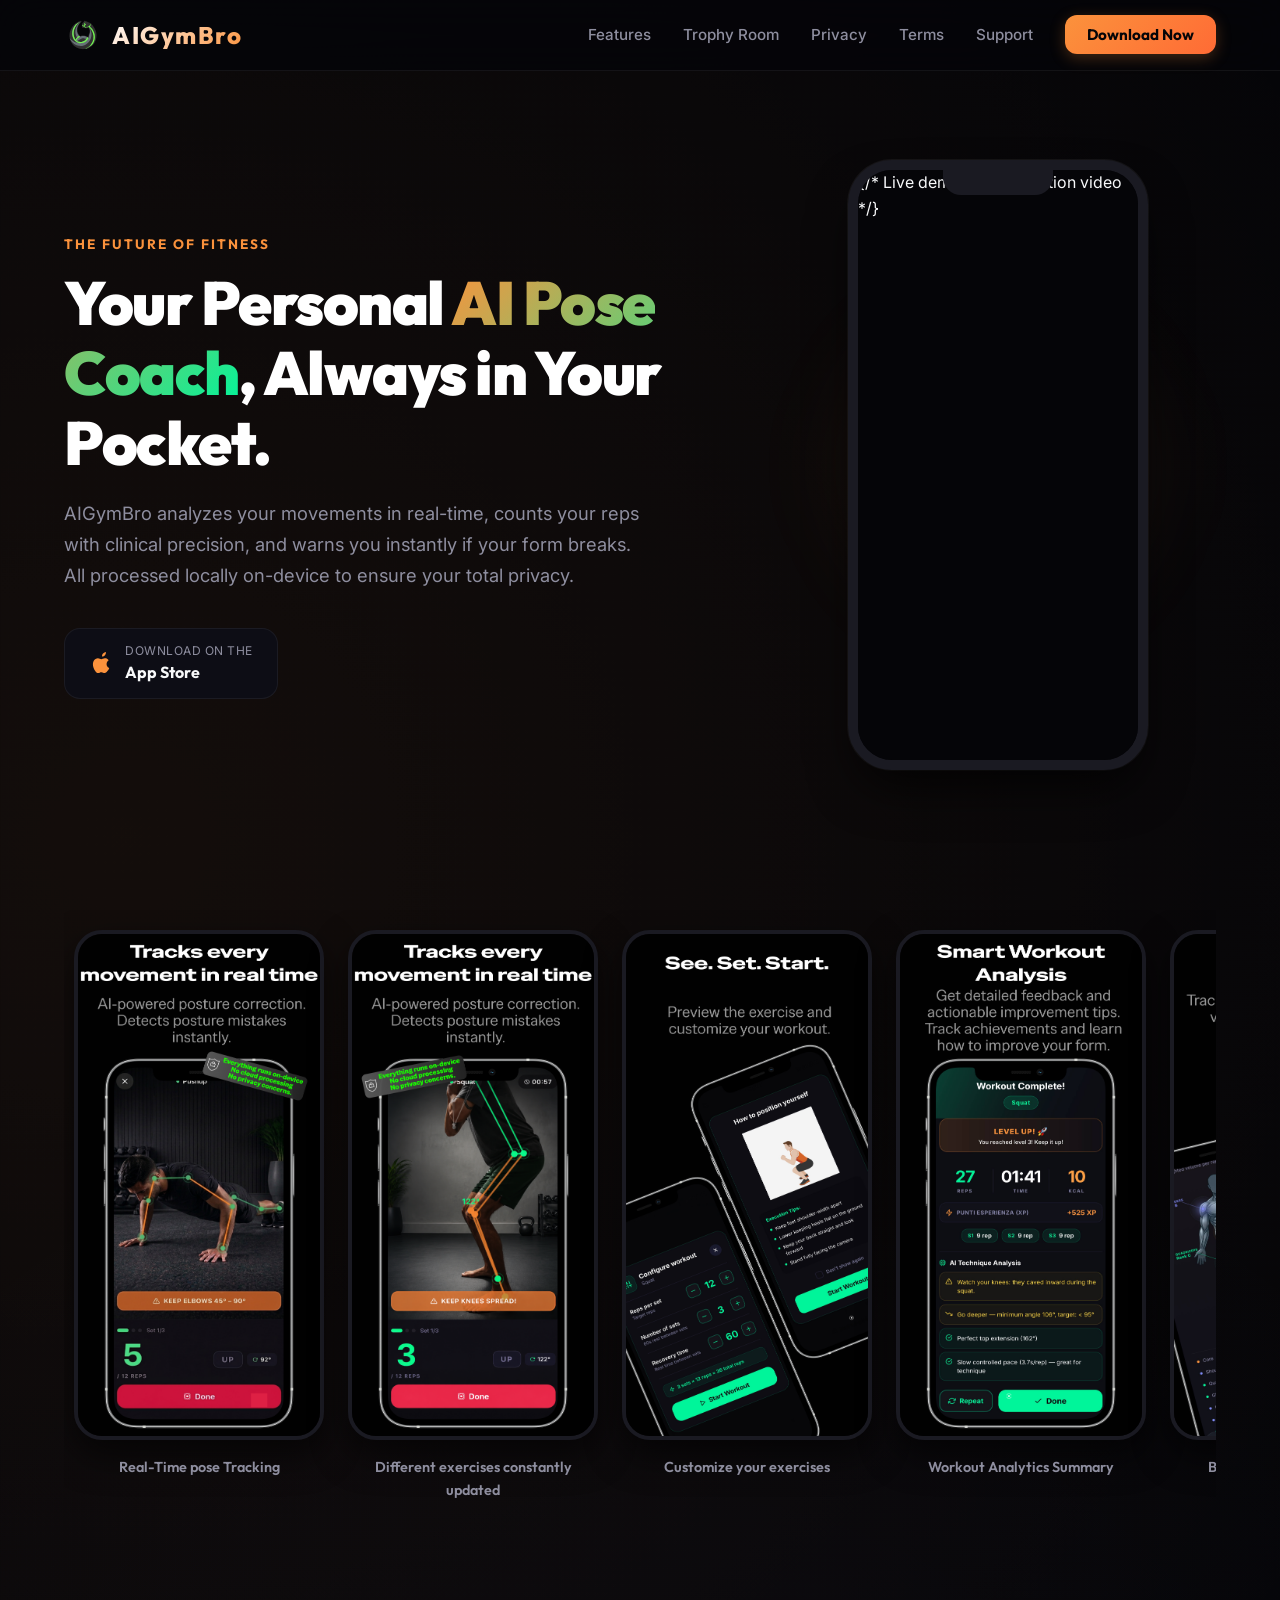
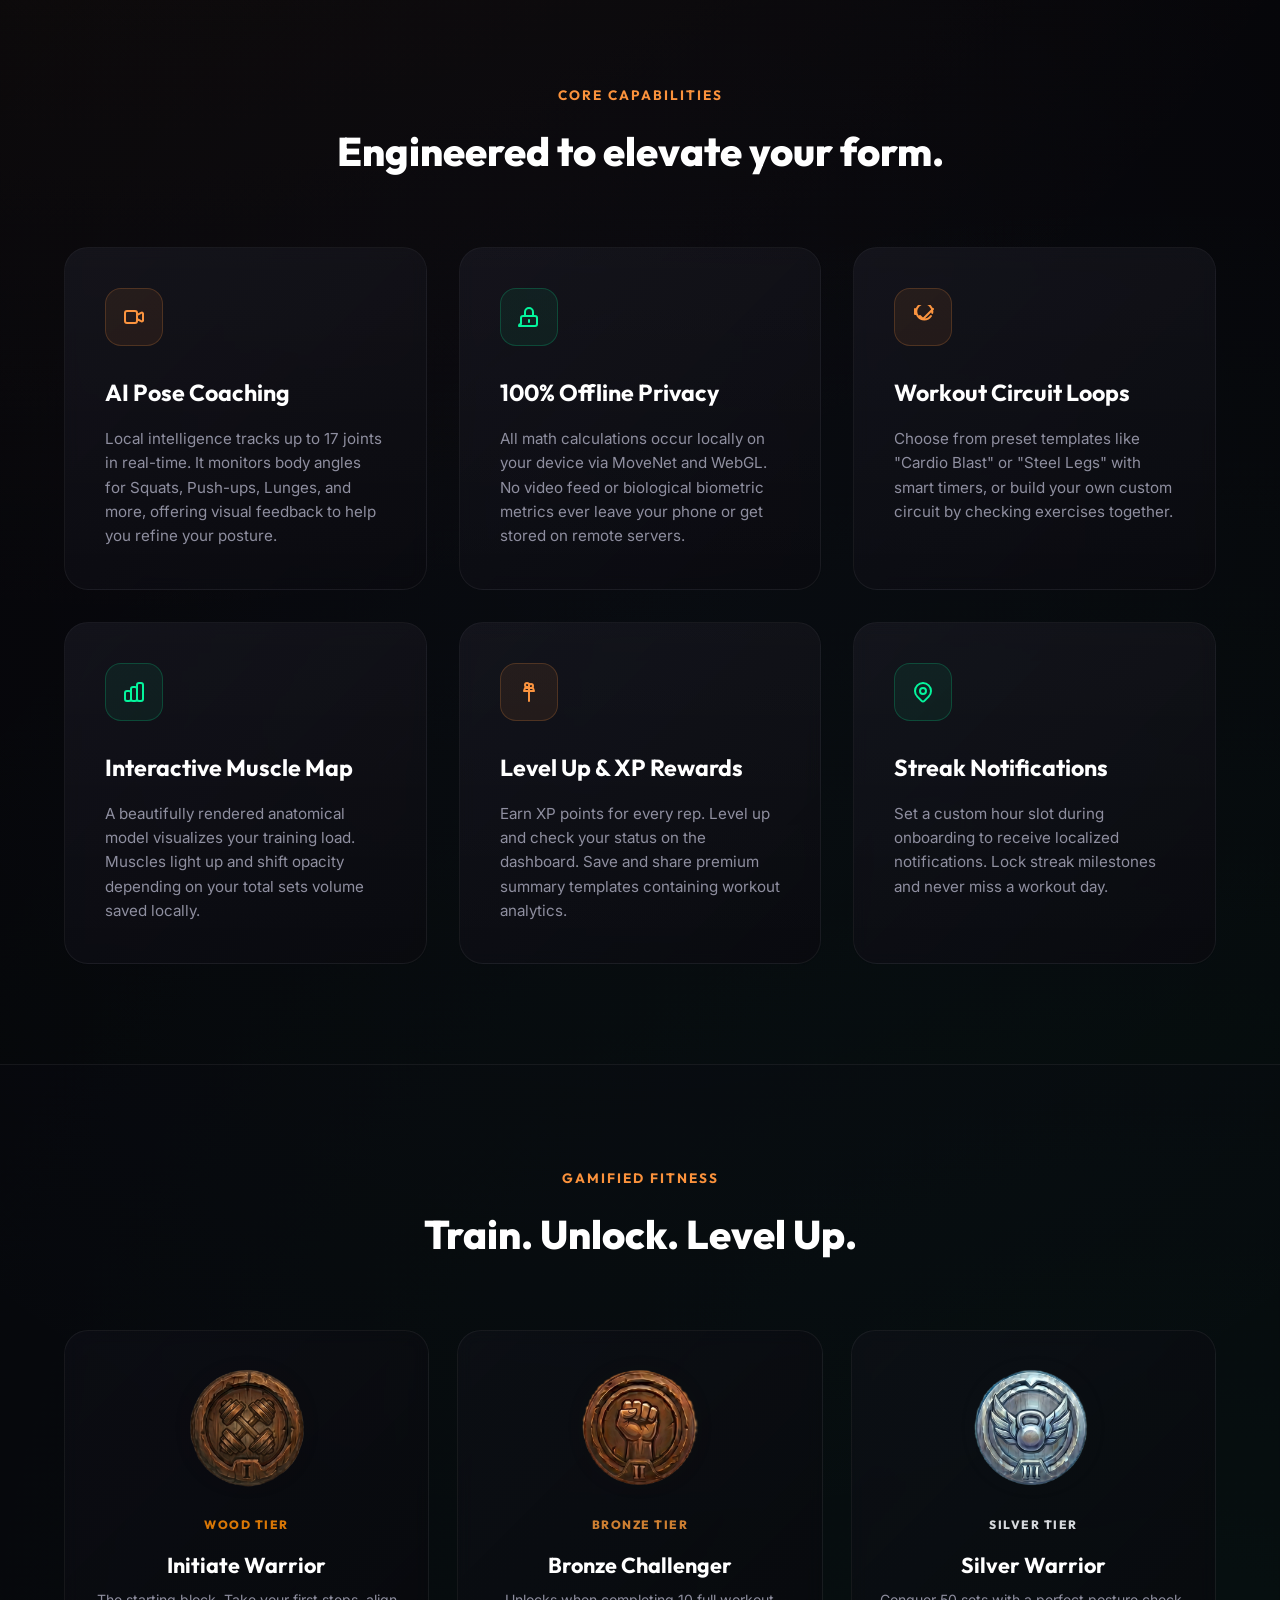
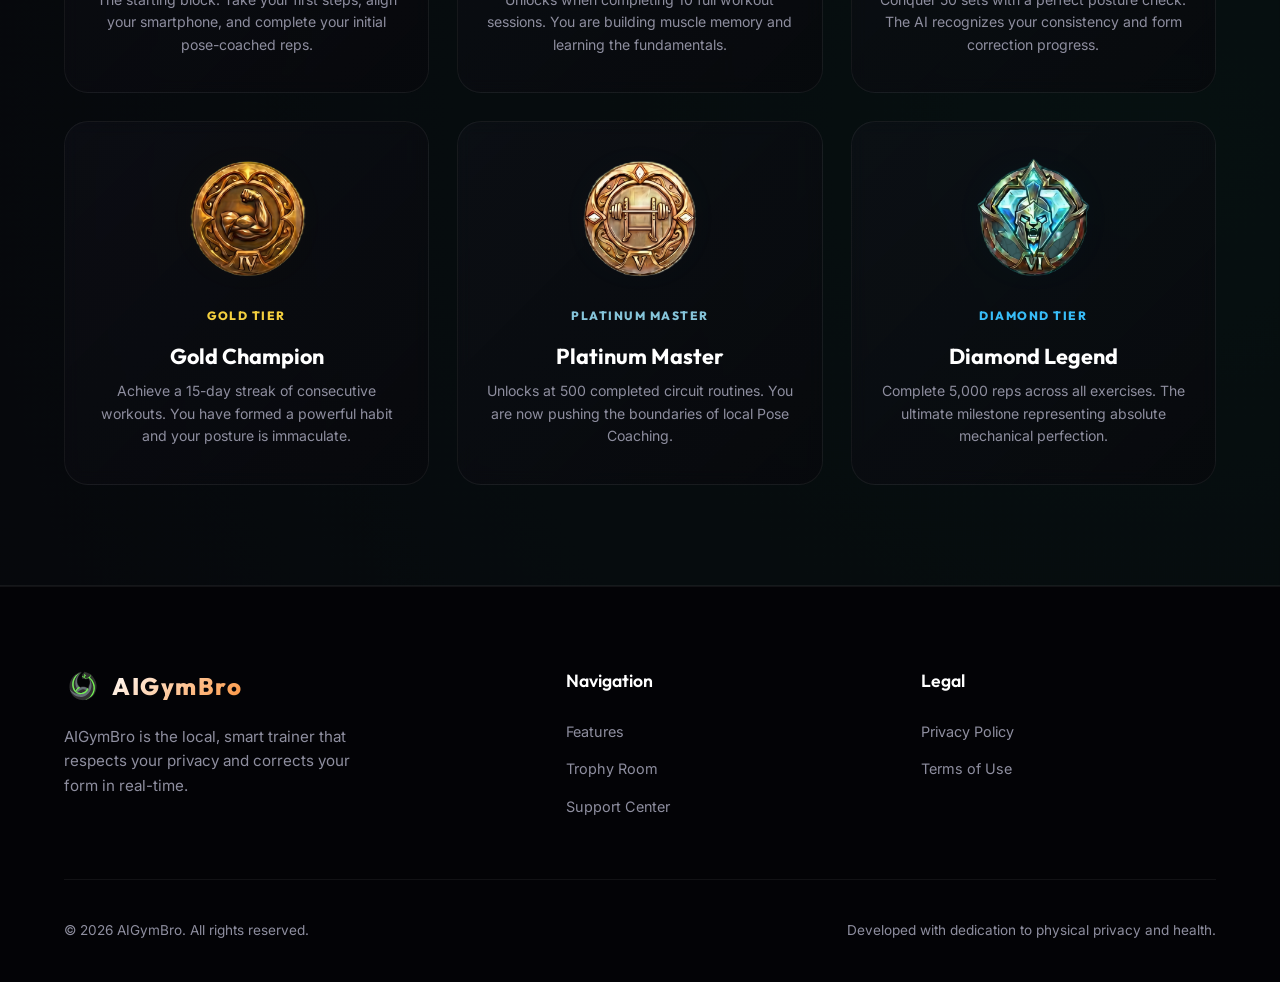
<file: index.html>
<!DOCTYPE html>
<html lang="en">

<head>
  <meta charset="UTF-8">
  <meta name="viewport" content="width=device-width, initial-scale=1.0">
  <title>AIGymBro - Real-Time AI Pose Coach & Posture Tracker</title>
  <meta name="description"
    content="AIGymBro is a premium mobile application that corrects your posture and counts reps in real-time using local MoveNet algorithms on your device.">
  <link rel="icon" type="image/png" href="assets/icon.png">
  <link rel="stylesheet" href="css/styles.css">
</head>

<body>

  <!-- Navigation Header -->
  <header>
    <div class="container nav-container">
      <a href="index.html" class="logo-link" id="logoLink">
        <img src="assets/new_logo.svg" alt="AIGymBro Logo" class="logo-img">
        <span class="logo-text">AIGymBro</span>
      </a>
      <button class="nav-toggle" id="mobileToggle" aria-label="Navigation menu">☰</button>
      <nav id="navMenu">
        <ul>
          <li><a href="#features">Features</a></li>
          <li><a href="#trophies">Trophy Room</a></li>
          <li><a href="privacy.html">Privacy</a></li>
          <li><a href="terms.html">Terms</a></li>
          <li><a href="support.html">Support</a></li>
          <li><a href="#hero" class="cta-btn" id="navCta">Download Now</a></li>
        </ul>
      </nav>
    </div>
  </header>

  <!-- Hero Section -->
  <section class="hero" id="hero">
    <div class="container hero-grid">
      <div class="hero-content">
        <span class="section-label">THE FUTURE OF FITNESS</span>
        <h1>Your Personal <span>AI Pose Coach</span>, Always in Your Pocket.</h1>
        <p>AIGymBro analyzes your movements in real-time, counts your reps with clinical precision, and warns you
          instantly if your form breaks. All processed locally on-device to ensure your total privacy.</p>

        <div class="hero-download-row">
          <a href="https://apps.apple.com/app/id6780650540" class="download-badge" id="appStoreHeroBtn" target="_blank" rel="noopener">
            <svg width="24" height="24" viewBox="0 0 24 24" fill="currentColor" style="color: var(--primary-accent)">
              <path
                d="M18.71,19.5C17.88,20.74,17,21.95,15.66,22c-1.31,0-1.72-.8-3.22-.8s-2,.78-3.25,.82c-1.31,0-2.26-1.17-3.11-2.39C4.3,17.41,3,12.78,4.78,9.75c.89-1.5,2.45-2.45,4.16-2.48,1.3-.02,2.53,.88,3.33,.88s2.25-1.1,3.8-1c.65,.03,2.47,.26,3.64,1.98-.09,.06-2.17,1.28-2.15,3.81,.02,3,2.65,4,2.68,4.03-.03,.07-.42,1.44-1.38,2.83M15.97,4.17c.66-.81,1.11-1.93,.99-3.06-1,.04-2.18,.67-2.9,1.5-.63,.72-1.18,1.86-1.03,2.97,1.1,.09,2.23-.6,2.94-1.41Z" />
            </svg>
            <div class="badge-text">
              <span>Download on the</span>
              <span>App Store</span>
            </div>
          </a>
        </div>
      </div>

      <div class="device-preview">
        <div class="device-glow"></div>
        <div class="phone-mockup">
          <div class="phone-notch"></div>
          <div class="phone-screen">
            {/* Live demo loop animation video */}
            <video class="phone-video" autoplay loop muted playsinline id="demoVideo">
              <source src="assets/animation.mp4" type="video/mp4">
            </video>
          </div>
        </div>
      </div>
    </div>
  </section>

  <!-- Screenshots Gallery Section -->
  <section class="app-screenshots">
    <div class="container">
      <div class="screenshots-scroll-container">
        <div class="screenshot-item">
          <img src="assets/screen/1350.png" alt="AIGymBro Dashboard Screen">
          <span>Real-Time pose Tracking</span>
        </div>
        <div class="screenshot-item">
          <img src="assets/screen/1358 (2).png" alt="AIGymBro Workout Setup Screen">
          <span>Different exercises constantly updated</span>
        </div>
        <div class="screenshot-item">
          <img src="assets/screen/1355.png" alt="AIGymBro Posture Analysis Screen">
          <span>Customize your exercises</span>
        </div>
        <div class="screenshot-item">
          <img src="assets/screen/1357.png" alt="AIGymBro Profile level Screen">
          <span>Workout Analytics Summary</span>
        </div>


        <div class="screenshot-item">
          <img src="assets/screen/1356.png" alt="AIGymBro Circuit Workout Screen">
          <span>Body anatomical Load Map</span>
        </div>
        <div class="screenshot-item">
          <img src="assets/screen/1354.png" alt="AIGymBro Muscle Map Screen">
          <span>Trophies & Badges</span>
        </div>
        <div class="screenshot-item">
          <img src="assets/screen/1351.png" alt="AIGymBro Workout Summary Screen">
          <span>Compete with friends</span>
        </div>
      </div>
    </div>
  </section>

  <!-- Features Grid -->
  <section class="features" id="features">
    <div class="container">
      <div class="section-header">
        <span class="section-label">Core Capabilities</span>
        <h2 class="section-title">Engineered to elevate your form.</h2>
      </div>

      <div class="features-grid">
        <div class="feature-card" id="featPose">
          <div class="feature-icon-box">
            <svg width="24" height="24" fill="none" stroke="currentColor" stroke-width="2" viewBox="0 0 24 24">
              <path stroke-linecap="round" stroke-linejoin="round"
                d="M15 10l4.553-2.276A1 1 0 0121 8.618v6.764a1 1 0 01-1.447.894L15 14M5 18h8a2 2 0 002-2V8a2 2 0 00-2-2H5a2 2 0 00-2 2v8a2 2 0 002 2z" />
            </svg>
          </div>
          <h3>AI Pose Coaching</h3>
          <p>Local intelligence tracks up to 17 joints in real-time. It monitors body angles for Squats, Push-ups,
            Lunges, and more, offering visual feedback to help you refine your posture.</p>
        </div>

        <div class="feature-card" id="featPrivacy">
          <div class="feature-icon-box">
            <svg width="24" height="24" fill="none" stroke="currentColor" stroke-width="2" viewBox="0 0 24 24">
              <path stroke-linecap="round" stroke-linejoin="round"
                d="M12 15v2m-6 4h12a2 2 0 002-2v-6a2 2 0 00-2-2H6a2 2 0 00-2 2v6a2 2 0 00-2 2zm10-10V7a4 4 0 00-8 0v4h8z" />
            </svg>
          </div>
          <h3>100% Offline Privacy</h3>
          <p>All math calculations occur locally on your device via MoveNet and WebGL. No video feed or biological
            biometric metrics ever leave your phone or get stored on remote servers.</p>
        </div>

        <div class="feature-card" id="featCircuits">
          <div class="feature-icon-box">
            <svg width="24" height="24" fill="none" stroke="currentColor" stroke-width="2" viewBox="0 0 24 24">
              <path stroke-linecap="round" stroke-linejoin="round"
                d="M4 4v5h.582m15.356 2A8.001 8.001 0 1121.21 7.89M9 11l3 3L22 4" />
            </svg>
          </div>
          <h3>Workout Circuit Loops</h3>
          <p>Choose from preset templates like "Cardio Blast" or "Steel Legs" with smart timers, or build your own
            custom circuit by checking exercises together.</p>
        </div>

        <div class="feature-card" id="featMuscleMap">
          <div class="feature-icon-box">
            <svg width="24" height="24" fill="none" stroke="currentColor" stroke-width="2" viewBox="0 0 24 24">
              <path stroke-linecap="round" stroke-linejoin="round"
                d="M9 19v-6a2 2 0 00-2-2H5a2 2 0 00-2 2v6a2 2 0 002 2h2a2 2 0 002-2zm0 0V9a2 2 0 012-2h2a2 2 0 012 2v10m-6 0a2 2 0 002 2h2a2 2 0 002-2m0 0V5a2 2 0 012-2h2a2 2 0 012 2v14a2 2 0 01-2 2h-2a2 2 0 01-2-2z" />
            </svg>
          </div>
          <h3>Interactive Muscle Map</h3>
          <p>A beautifully rendered anatomical model visualizes your training load. Muscles light up and shift opacity
            depending on your total sets volume saved locally.</p>
        </div>

        <div class="feature-card" id="featGamification">
          <div class="feature-icon-box">
            <svg width="24" height="24" fill="none" stroke="currentColor" stroke-width="2" viewBox="0 0 24 24">
              <path stroke-linecap="round" stroke-linejoin="round"
                d="M12 8v13m0-13V6a2 2 0 112 2h-2zm0 0V5a2 2 0 10-2 2h2zm0 0h4l1 3H7l1-3h4z" />
            </svg>
          </div>
          <h3>Level Up & XP Rewards</h3>
          <p>Earn XP points for every rep. Level up and check your status on the dashboard. Save and share premium
            summary templates containing workout analytics.</p>
        </div>

        <div class="feature-card" id="featStreak">
          <div class="feature-icon-box">
            <svg width="24" height="24" fill="none" stroke="currentColor" stroke-width="2" viewBox="0 0 24 24">
              <path stroke-linecap="round" stroke-linejoin="round"
                d="M17.657 16.657L13.414 20.9a1.998 1.998 0 01-2.827 0l-4.244-4.243a8 8 0 1111.314 0z" />
              <path stroke-linecap="round" stroke-linejoin="round" d="M15 11a3 3 0 11-6 0 3 3 0 016 0z" />
            </svg>
          </div>
          <h3>Streak Notifications</h3>
          <p>Set a custom hour slot during onboarding to receive localized notifications. Lock streak milestones and
            never miss a workout day.</p>
        </div>
      </div>
    </div>
  </section>

  <!-- Trophies Section -->
  <section class="trophies" id="trophies">
    <div class="container">
      <div class="section-header">
        <span class="section-label">Gamified Fitness</span>
        <h2 class="section-title">Train. Unlock. Level Up.</h2>
      </div>

      <div class="trophies-grid">
        <div class="trophy-card" id="trophyWood">
          <div class="trophy-img-wrap">
            <div class="trophy-glow" style="background: radial-gradient(circle, #B45309 0%, transparent 70%);"></div>
            <img src="assets/trophy/rank_1.png" alt="Wood Trophy" class="trophy-img">
          </div>
          <span class="trophy-tier" style="color: #D97706;">Wood Tier</span>
          <h4>Initiate Warrior</h4>
          <p>The starting block. Take your first steps, align your smartphone, and complete your initial pose-coached
            reps.</p>
        </div>

        <div class="trophy-card" id="trophyBronze">
          <div class="trophy-img-wrap">
            <div class="trophy-glow" style="background: radial-gradient(circle, #CD7F32 0%, transparent 70%);"></div>
            <img src="assets/trophy/rank_2.png" alt="Bronze Trophy" class="trophy-img">
          </div>
          <span class="trophy-tier" style="color: #CD7F32;">Bronze Tier</span>
          <h4>Bronze Challenger</h4>
          <p>Unlocks when completing 10 full workout sessions. You are building muscle memory and learning the
            fundamentals.</p>
        </div>

        <div class="trophy-card" id="trophySilver">
          <div class="trophy-img-wrap">
            <div class="trophy-glow" style="background: radial-gradient(circle, #C0C0C0 0%, transparent 70%);"></div>
            <img src="assets/trophy/rank_3.png" alt="Silver Trophy" class="trophy-img">
          </div>
          <span class="trophy-tier" style="color: #D5D8DC;">Silver Tier</span>
          <h4>Silver Warrior</h4>
          <p>Conquer 50 sets with a perfect posture check. The AI recognizes your consistency and form correction
            progress.</p>
        </div>

        <div class="trophy-card" id="trophyGold">
          <div class="trophy-img-wrap">
            <div class="trophy-glow" style="background: radial-gradient(circle, #FFD700 0%, transparent 70%);"></div>
            <img src="assets/trophy/rank_4.png" alt="Gold Trophy" class="trophy-img">
          </div>
          <span class="trophy-tier" style="color: #F4D03F;">Gold Tier</span>
          <h4>Gold Champion</h4>
          <p>Achieve a 15-day streak of consecutive workouts. You have formed a powerful habit and your posture is
            immaculate.</p>
        </div>

        <div class="trophy-card" id="trophyPlatinum">
          <div class="trophy-img-wrap">
            <div class="trophy-glow" style="background: radial-gradient(circle, #86C5DA 0%, transparent 70%);"></div>
            <img src="assets/trophy/rank_5.png" alt="Platinum Trophy" class="trophy-img">
          </div>
          <span class="trophy-tier" style="color: #86C5DA;">Platinum Master</span>
          <h4>Platinum Master</h4>
          <p>Unlocks at 500 completed circuit routines. You are now pushing the boundaries of local Pose Coaching.</p>
        </div>

        <div class="trophy-card" id="trophyDiamond">
          <div class="trophy-img-wrap">
            <div class="trophy-glow" style="background: radial-gradient(circle, #38BDF8 0%, transparent 70%);"></div>
            <img src="assets/trophy/rank_6.png" alt="Diamond Trophy" class="trophy-img">
          </div>
          <span class="trophy-tier" style="color: #38BDF8;">Diamond Tier</span>
          <h4>Diamond Legend</h4>
          <p>Complete 5,000 reps across all exercises. The ultimate milestone representing absolute mechanical
            perfection.</p>
        </div>
      </div>
    </div>
  </section>

  <!-- Footer -->
  <footer>
    <div class="container footer-grid">
      <div class="footer-info">
        <a href="index.html" class="logo-link" id="footerLogo">
          <img src="assets/new_logo.svg" alt="AIGymBro Logo" class="logo-img">
          <span class="logo-text">AIGymBro</span>
        </a>
        <p>AIGymBro is the local, smart trainer that respects your privacy and corrects your form in real-time.</p>
      </div>
      <div class="footer-links">
        <h5>Navigation</h5>
        <ul>
          <li><a href="#features">Features</a></li>
          <li><a href="#trophies">Trophy Room</a></li>
          <li><a href="support.html">Support Center</a></li>
        </ul>
      </div>
      <div class="footer-links">
        <h5>Legal</h5>
        <ul>
          <li><a href="privacy.html">Privacy Policy</a></li>
          <li><a href="terms.html">Terms of Use</a></li>
        </ul>
      </div>
    </div>
    <div class="container footer-bottom">
      <p>&copy; 2026 AIGymBro. All rights reserved.</p>
      <p>Developed with dedication to physical privacy and health.</p>
    </div>
  </footer>

  <script src="js/main.js"></script>
</body>

</html>
</file>
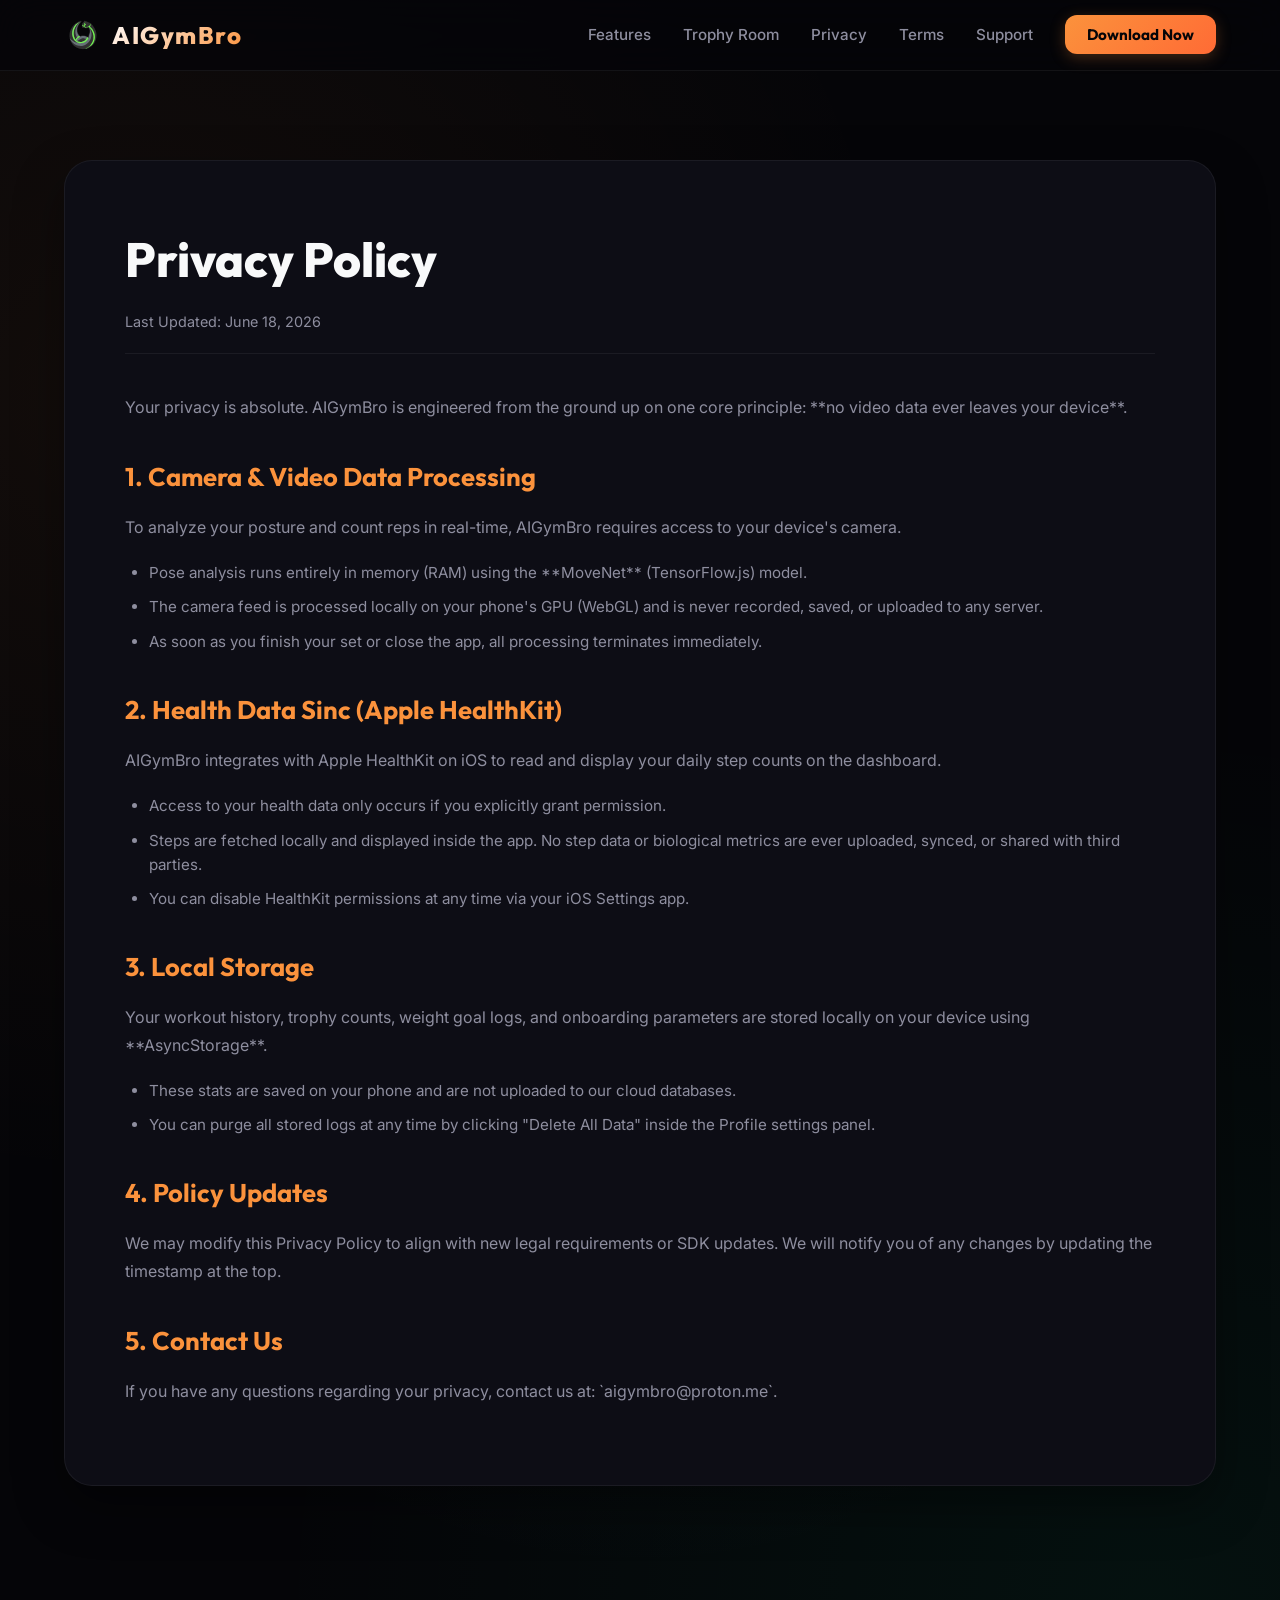
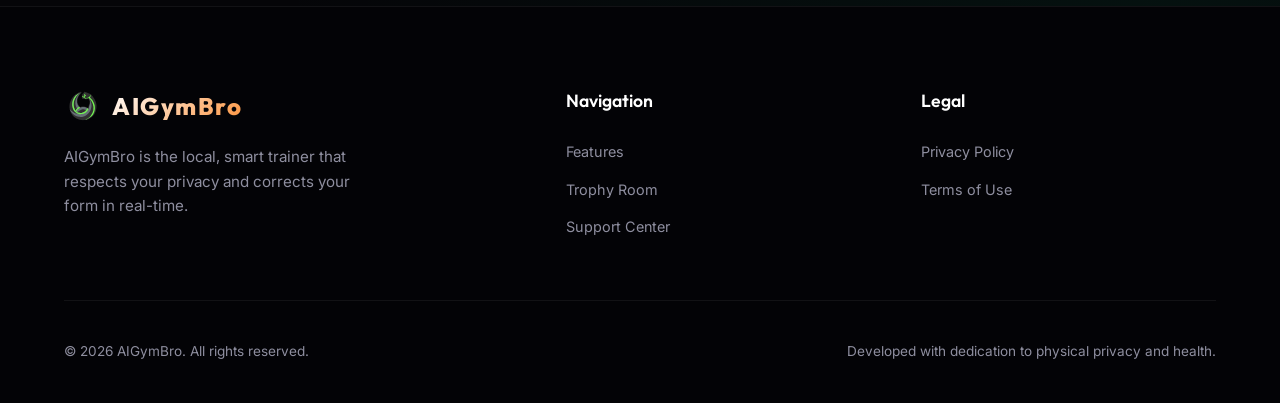
<file: privacy.html>
<!DOCTYPE html>
<html lang="en">
<head>
  <meta charset="UTF-8">
  <meta name="viewport" content="width=device-width, initial-scale=1.0">
  <title>Privacy Policy - AIGymBro</title>
  <meta name="description" content="AIGymBro Privacy Policy. Learn how we ensure absolute physical data privacy by processing posture checks 100% locally on your smartphone.">
  <link rel="icon" type="image/png" href="assets/icon.png">
  <link rel="stylesheet" href="css/styles.css">
</head>
<body>

  <!-- Navigation Header -->
  <header>
    <div class="container nav-container">
      <a href="index.html" class="logo-link" id="logoLink">
        <img src="assets/new_logo.svg" alt="AIGymBro Logo" class="logo-img">
        <span class="logo-text">AIGymBro</span>
      </a>
      <button class="nav-toggle" id="mobileToggle" aria-label="Navigation menu">☰</button>
      <nav id="navMenu">
        <ul>
          <li><a href="index.html#features">Features</a></li>
          <li><a href="index.html#trophies">Trophy Room</a></li>
          <li><a href="privacy.html" class="active">Privacy</a></li>
          <li><a href="terms.html">Terms</a></li>
          <li><a href="support.html">Support</a></li>
          <li><a href="index.html#hero" class="cta-btn" id="navCta">Download Now</a></li>
        </ul>
      </nav>
    </div>
  </header>

  <!-- Legal Content -->
  <main class="legal-page">
    <div class="container legal-content">
      <h1>Privacy Policy</h1>
      <p class="last-updated">Last Updated: June 18, 2026</p>
      
      <div class="legal-text">
        <p>Your privacy is absolute. AIGymBro is engineered from the ground up on one core principle: **no video data ever leaves your device**.</p>
        
        <h2>1. Camera & Video Data Processing</h2>
        <p>To analyze your posture and count reps in real-time, AIGymBro requires access to your device's camera.</p>
        <ul>
          <li>Pose analysis runs entirely in memory (RAM) using the **MoveNet** (TensorFlow.js) model.</li>
          <li>The camera feed is processed locally on your phone's GPU (WebGL) and is never recorded, saved, or uploaded to any server.</li>
          <li>As soon as you finish your set or close the app, all processing terminates immediately.</li>
        </ul>

        <h2>2. Health Data Sinc (Apple HealthKit)</h2>
        <p>AIGymBro integrates with Apple HealthKit on iOS to read and display your daily step counts on the dashboard.</p>
        <ul>
          <li>Access to your health data only occurs if you explicitly grant permission.</li>
          <li>Steps are fetched locally and displayed inside the app. No step data or biological metrics are ever uploaded, synced, or shared with third parties.</li>
          <li>You can disable HealthKit permissions at any time via your iOS Settings app.</li>
        </ul>

        <h2>3. Local Storage</h2>
        <p>Your workout history, trophy counts, weight goal logs, and onboarding parameters are stored locally on your device using **AsyncStorage**.</p>
        <ul>
          <li>These stats are saved on your phone and are not uploaded to our cloud databases.</li>
          <li>You can purge all stored logs at any time by clicking "Delete All Data" inside the Profile settings panel.</li>
        </ul>

        <h2>4. Policy Updates</h2>
        <p>We may modify this Privacy Policy to align with new legal requirements or SDK updates. We will notify you of any changes by updating the timestamp at the top.</p>

        <h2>5. Contact Us</h2>
        <p>If you have any questions regarding your privacy, contact us at: `aigymbro@proton.me`.</p>
      </div>
    </div>
  </main>

  <!-- Footer -->
  <footer>
    <div class="container footer-grid">
      <div class="footer-info">
        <a href="index.html" class="logo-link" id="footerLogo">
          <img src="assets/new_logo.svg" alt="AIGymBro Logo" class="logo-img">
          <span class="logo-text">AIGymBro</span>
        </a>
        <p>AIGymBro is the local, smart trainer that respects your privacy and corrects your form in real-time.</p>
      </div>
      <div class="footer-links">
        <h5>Navigation</h5>
        <ul>
          <li><a href="index.html#features">Features</a></li>
          <li><a href="index.html#trophies">Trophy Room</a></li>
          <li><a href="support.html">Support Center</a></li>
        </ul>
      </div>
      <div class="footer-links">
        <h5>Legal</h5>
        <ul>
          <li><a href="privacy.html">Privacy Policy</a></li>
          <li><a href="terms.html">Terms of Use</a></li>
        </ul>
      </div>
    </div>
    <div class="container footer-bottom">
      <p>&copy; 2026 AIGymBro. All rights reserved.</p>
      <p>Developed with dedication to physical privacy and health.</p>
    </div>
  </footer>

  <script src="js/main.js"></script>
</body>
</html>
</file>
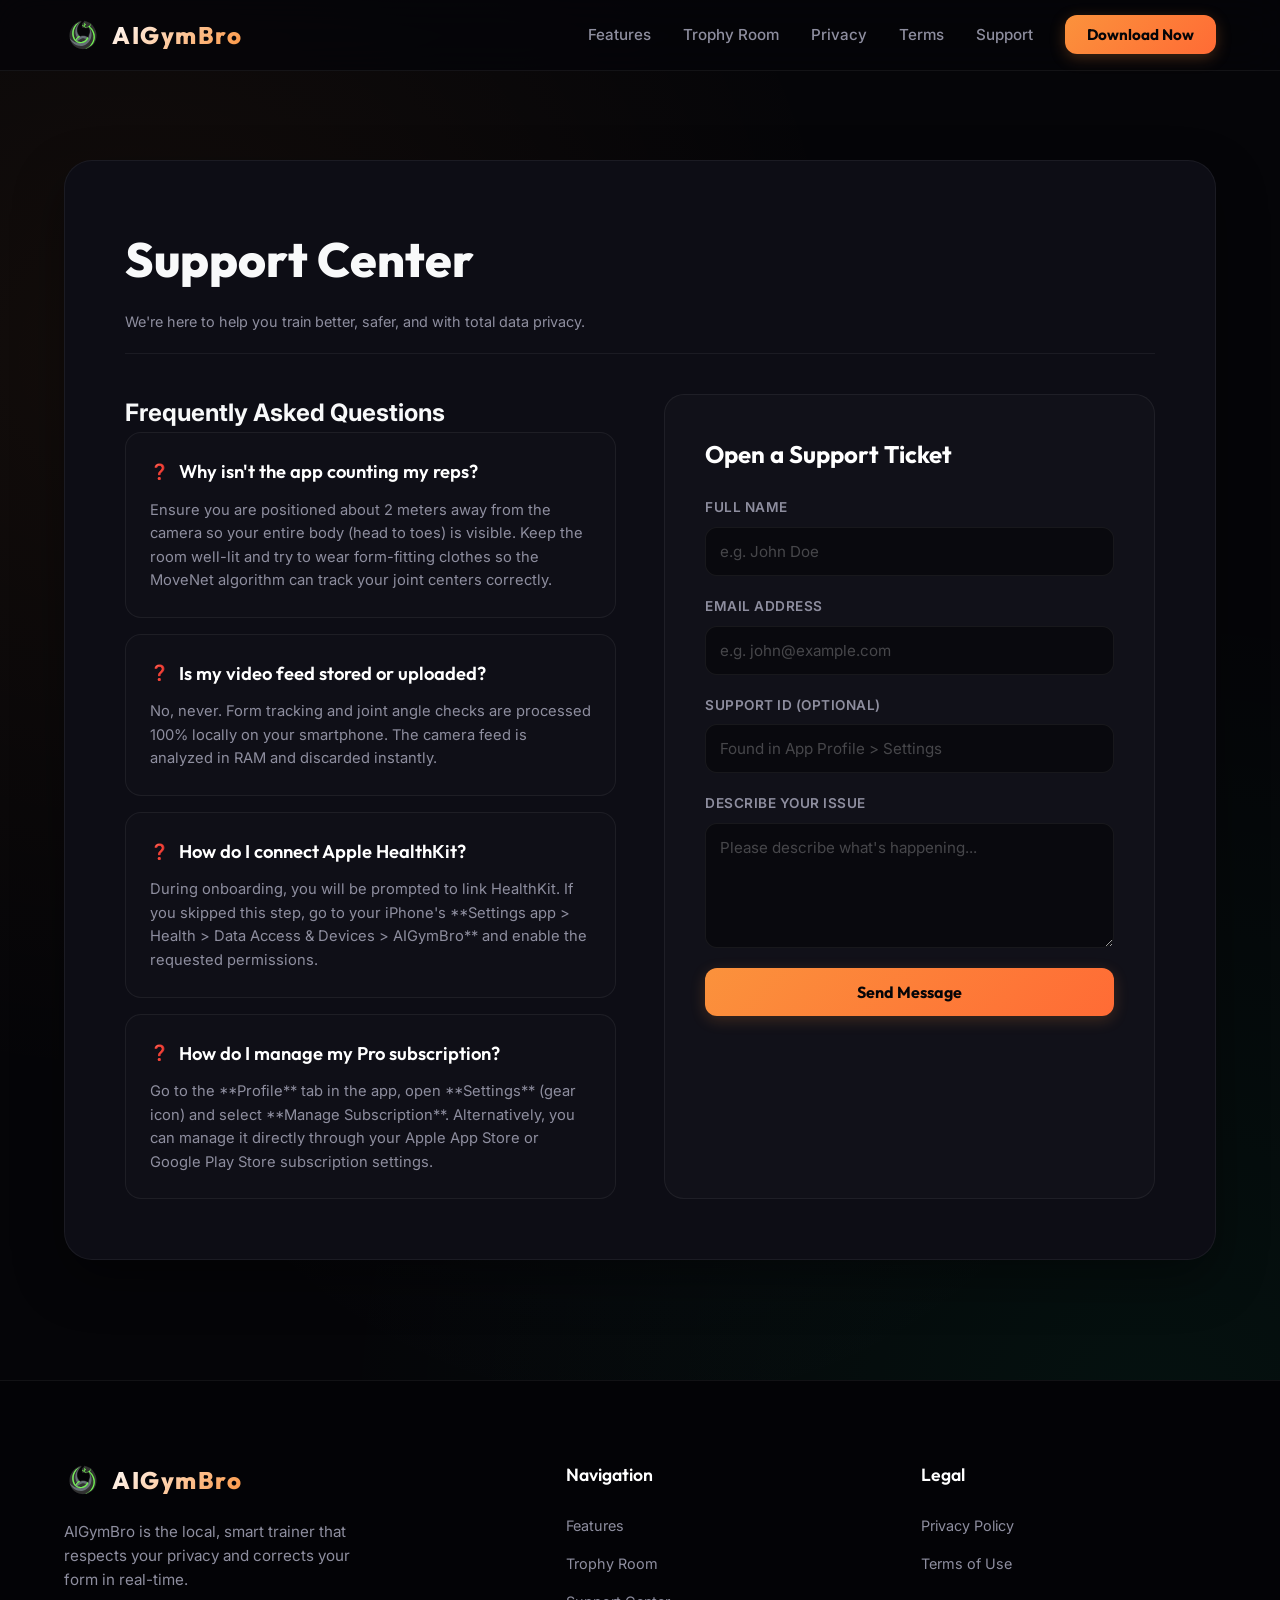
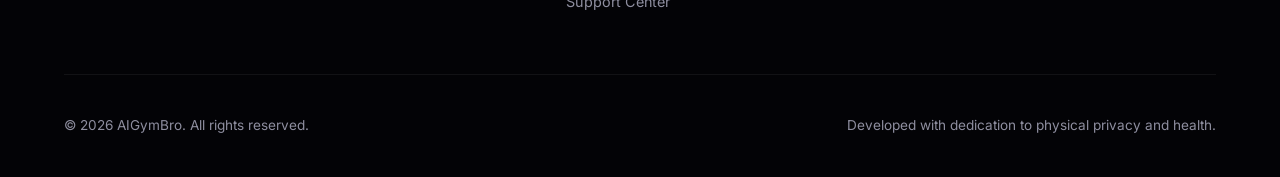
<file: support.html>
<!DOCTYPE html>
<html lang="en">
<head>
  <meta charset="UTF-8">
  <meta name="viewport" content="width=device-width, initial-scale=1.0">
  <title>Support & Help - AIGymBro</title>
  <meta name="description" content="AIGymBro Support and Help Center. Find answers to FAQs, troubleshoot posture tracking issues, or contact our support team.">
  <link rel="icon" type="image/png" href="assets/icon.png">
  <link rel="stylesheet" href="css/styles.css">
  <style>
    /* Support Page Specific Layout */
    .support-grid {
      display: grid;
      grid-template-columns: 1fr 1fr;
      gap: 48px;
      margin-top: 40px;
    }
    .support-form-container {
      background: rgba(255, 255, 255, 0.02);
      border: 1px solid var(--card-border);
      border-radius: 20px;
      padding: 40px;
    }
    .support-form-container h3 {
      font-family: var(--font-display);
      font-size: 1.5rem;
      margin-bottom: 24px;
      color: #FFF;
    }
    .form-group {
      margin-bottom: 20px;
      display: flex;
      flex-direction: column;
      gap: 8px;
    }
    .form-group label {
      font-size: 0.85rem;
      font-weight: 600;
      color: var(--text-muted);
      text-transform: uppercase;
      letter-spacing: 0.5px;
    }
    .form-input {
      background-color: rgba(5, 5, 8, 0.6);
      border: 1px solid var(--card-border);
      border-radius: 12px;
      padding: 14px;
      color: var(--text-color);
      font-family: var(--font-body);
      font-size: 0.95rem;
      transition: border-color 0.25s ease;
    }
    .form-input:focus {
      outline: none;
      border-color: var(--primary-accent);
    }
    .form-input::placeholder {
      color: rgba(255, 255, 255, 0.25);
    }
    .form-submit-btn {
      width: 100%;
      background: linear-gradient(135deg, var(--primary-accent) 0%, #FF6B35 100%);
      color: #050508;
      border: none;
      padding: 14px;
      border-radius: 12px;
      font-family: var(--font-display);
      font-weight: 700;
      font-size: 1rem;
      cursor: pointer;
      transition: transform 0.25s ease, box-shadow 0.25s ease;
      box-shadow: 0 4px 15px rgba(251, 146, 60, 0.2);
    }
    .form-submit-btn:hover {
      transform: translateY(-2px);
      box-shadow: 0 6px 20px rgba(251, 146, 60, 0.35);
    }
    .faq-accordion {
      display: flex;
      flex-direction: column;
      gap: 16px;
    }
    .faq-item {
      background: rgba(255, 255, 255, 0.01);
      border: 1px solid var(--card-border);
      border-radius: 16px;
      padding: 24px;
      transition: border-color 0.3s ease;
    }
    .faq-item:hover {
      border-color: rgba(251, 146, 60, 0.15);
    }
    .faq-question {
      font-family: var(--font-display);
      font-size: 1.15rem;
      font-weight: 600;
      color: #FFF;
      margin-bottom: 12px;
      display: flex;
      align-items: center;
      gap: 10px;
    }
    .faq-question::before {
      content: '❓';
      font-size: 0.95rem;
    }
    .faq-answer {
      color: var(--text-muted);
      font-size: 0.92rem;
      line-height: 1.6;
    }
    .success-message {
      display: none;
      text-align: center;
      padding: 20px;
      background: rgba(0, 245, 155, 0.05);
      border: 1px solid rgba(0, 245, 155, 0.2);
      color: var(--secondary-accent);
      border-radius: 12px;
      font-weight: 500;
      margin-top: 12px;
    }

    @media (max-width: 992px) {
      .support-grid {
        grid-template-columns: 1fr;
        gap: 36px;
      }
    }
  </style>
</head>
<body>

  <!-- Navigation Header -->
  <header>
    <div class="container nav-container">
      <a href="index.html" class="logo-link" id="logoLink">
        <img src="assets/new_logo.svg" alt="AIGymBro Logo" class="logo-img">
        <span class="logo-text">AIGymBro</span>
      </a>
      <button class="nav-toggle" id="mobileToggle" aria-label="Navigation menu">☰</button>
      <nav id="navMenu">
        <ul>
          <li><a href="index.html#features">Features</a></li>
          <li><a href="index.html#trophies">Trophy Room</a></li>
          <li><a href="privacy.html">Privacy</a></li>
          <li><a href="terms.html">Terms</a></li>
          <li><a href="support.html" class="active">Support</a></li>
          <li><a href="index.html#hero" class="cta-btn" id="navCta">Download Now</a></li>
        </ul>
      </nav>
    </div>
  </header>

  <!-- Main Content -->
  <main class="legal-page">
    <div class="container legal-content">
      <h1>Support Center</h1>
      <p class="last-updated">We're here to help you train better, safer, and with total data privacy.</p>
      
      <div class="support-grid">
        <!-- FAQ Section -->
        <div class="faq-section">
          <h2>Frequently Asked Questions</h2>
          <div class="faq-accordion">
            <div class="faq-item">
              <div class="faq-question">Why isn't the app counting my reps?</div>
              <div class="faq-answer">
                Ensure you are positioned about 2 meters away from the camera so your entire body (head to toes) is visible. Keep the room well-lit and try to wear form-fitting clothes so the MoveNet algorithm can track your joint centers correctly.
              </div>
            </div>
            
            <div class="faq-item">
              <div class="faq-question">Is my video feed stored or uploaded?</div>
              <div class="faq-answer">
                No, never. Form tracking and joint angle checks are processed 100% locally on your smartphone. The camera feed is analyzed in RAM and discarded instantly.
              </div>
            </div>

            <div class="faq-item">
              <div class="faq-question">How do I connect Apple HealthKit?</div>
              <div class="faq-answer">
                During onboarding, you will be prompted to link HealthKit. If you skipped this step, go to your iPhone's **Settings app > Health > Data Access & Devices > AIGymBro** and enable the requested permissions.
              </div>
            </div>

            <div class="faq-item">
              <div class="faq-question">How do I manage my Pro subscription?</div>
              <div class="faq-answer">
                Go to the **Profile** tab in the app, open **Settings** (gear icon) and select **Manage Subscription**. Alternatively, you can manage it directly through your Apple App Store or Google Play Store subscription settings.
              </div>
            </div>
          </div>
        </div>

        <!-- Contact Support Form -->
        <div class="support-form-container">
          <h3>Open a Support Ticket</h3>
          <form id="supportForm" onsubmit="event.preventDefault(); document.getElementById('successMsg').style.display = 'block'; document.getElementById('supportForm').reset();">
            <div class="form-group">
              <label for="supportName">Full Name</label>
              <input type="text" id="supportName" class="form-input" placeholder="e.g. John Doe" required>
            </div>

            <div class="form-group">
              <label for="supportEmail">Email Address</label>
              <input type="email" id="supportEmail" class="form-input" placeholder="e.g. john@example.com" required>
            </div>

            <div class="form-group">
              <label for="supportId">Support ID (Optional)</label>
              <input type="text" id="supportId" class="form-input" placeholder="Found in App Profile > Settings">
            </div>

            <div class="form-group">
              <label for="supportMessage">Describe your issue</label>
              <textarea id="supportMessage" class="form-input" rows="5" placeholder="Please describe what's happening..." required></textarea>
            </div>

            <button type="submit" class="form-submit-btn">Send Message</button>
            <div class="success-message" id="successMsg">
              ✓ Ticket received! We'll reply within 24 hours.
            </div>
          </form>
        </div>
      </div>
    </div>
  </main>

  <!-- Footer -->
  <footer>
    <div class="container footer-grid">
      <div class="footer-info">
        <a href="index.html" class="logo-link" id="footerLogo">
          <img src="assets/new_logo.svg" alt="AIGymBro Logo" class="logo-img">
          <span class="logo-text">AIGymBro</span>
        </a>
        <p>AIGymBro is the local, smart trainer that respects your privacy and corrects your form in real-time.</p>
      </div>
      <div class="footer-links">
        <h5>Navigation</h5>
        <ul>
          <li><a href="index.html#features">Features</a></li>
          <li><a href="index.html#trophies">Trophy Room</a></li>
          <li><a href="support.html">Support Center</a></li>
        </ul>
      </div>
      <div class="footer-links">
        <h5>Legal</h5>
        <ul>
          <li><a href="privacy.html">Privacy Policy</a></li>
          <li><a href="terms.html">Terms of Use</a></li>
        </ul>
      </div>
    </div>
    <div class="container footer-bottom">
      <p>&copy; 2026 AIGymBro. All rights reserved.</p>
      <p>Developed with dedication to physical privacy and health.</p>
    </div>
  </footer>

  <script src="js/main.js"></script>
</body>
</html>
</file>
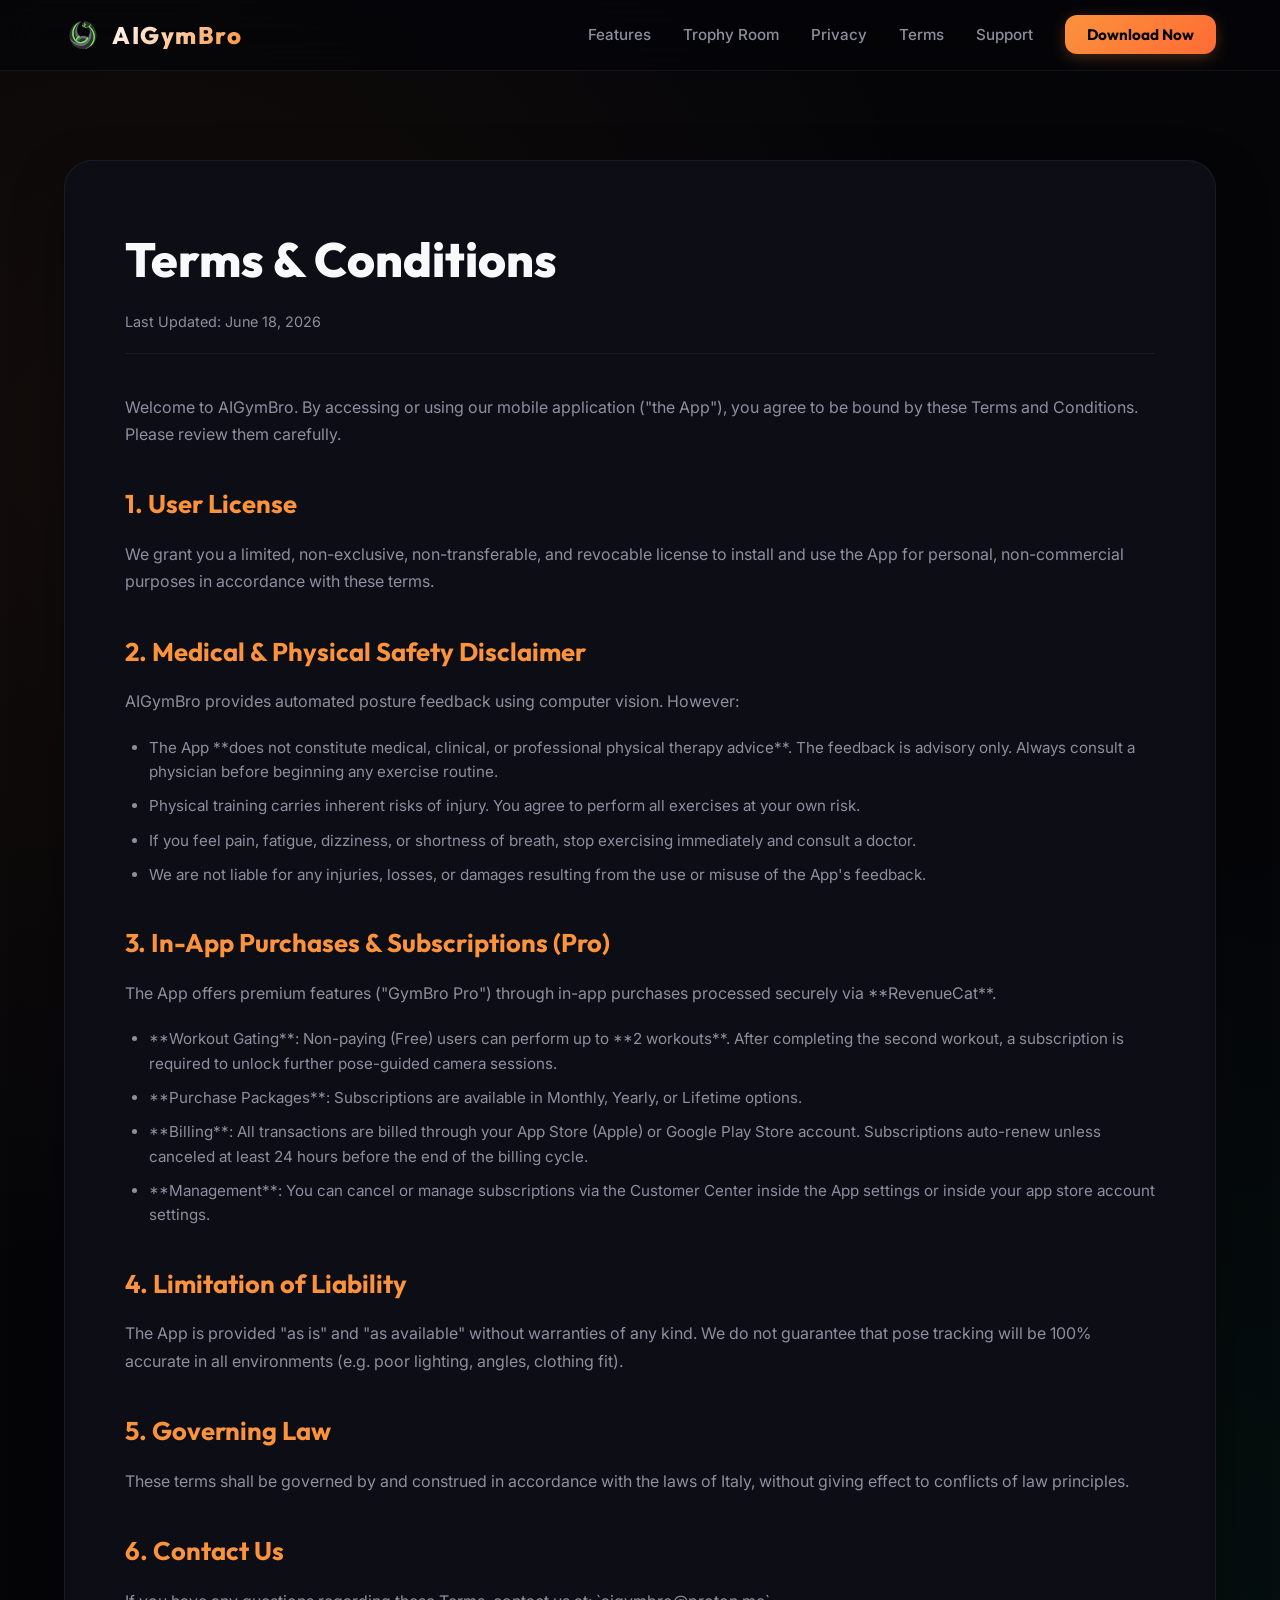
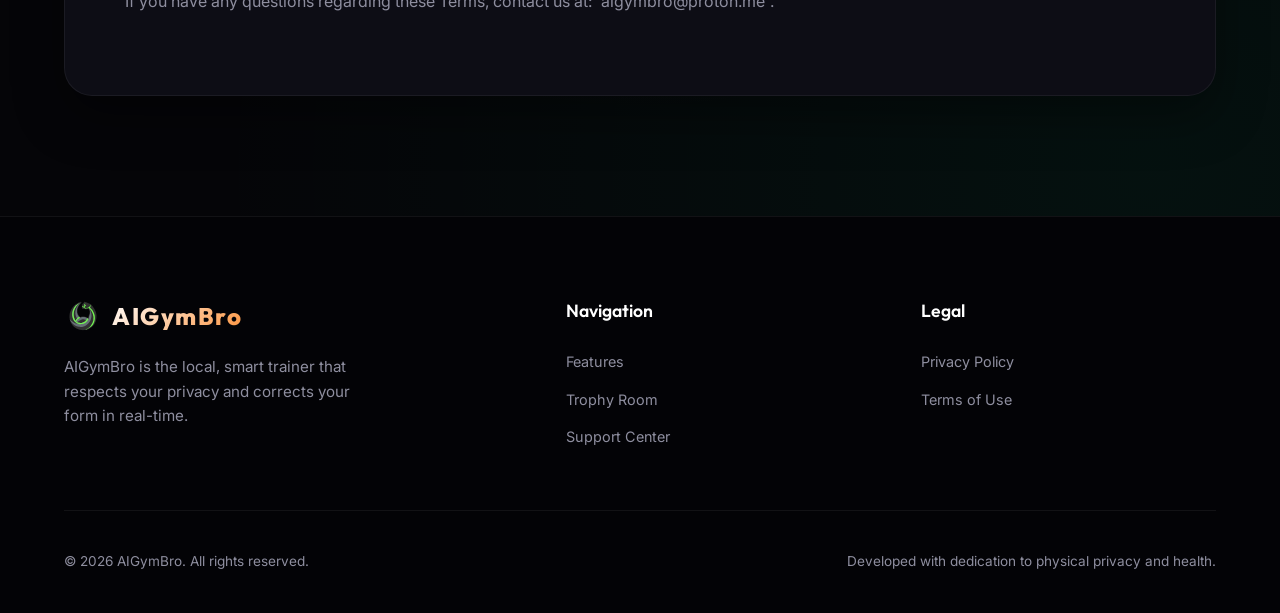
<file: terms.html>
<!DOCTYPE html>
<html lang="en">
<head>
  <meta charset="UTF-8">
  <meta name="viewport" content="width=device-width, initial-scale=1.0">
  <title>Terms and Conditions - AIGymBro</title>
  <meta name="description" content="AIGymBro Terms and Conditions of Use. Read the licensing rules, medical disclaimers, and subscription terms for our AI posture-guided training.">
  <link rel="icon" type="image/png" href="assets/icon.png">
  <link rel="stylesheet" href="css/styles.css">
</head>
<body>

  <!-- Navigation Header -->
  <header>
    <div class="container nav-container">
      <a href="index.html" class="logo-link" id="logoLink">
        <img src="assets/new_logo.svg" alt="AIGymBro Logo" class="logo-img">
        <span class="logo-text">AIGymBro</span>
      </a>
      <button class="nav-toggle" id="mobileToggle" aria-label="Navigation menu">☰</button>
      <nav id="navMenu">
        <ul>
          <li><a href="index.html#features">Features</a></li>
          <li><a href="index.html#trophies">Trophy Room</a></li>
          <li><a href="privacy.html">Privacy</a></li>
          <li><a href="terms.html" class="active">Terms</a></li>
          <li><a href="support.html">Support</a></li>
          <li><a href="index.html#hero" class="cta-btn" id="navCta">Download Now</a></li>
        </ul>
      </nav>
    </div>
  </header>

  <!-- Legal Content -->
  <main class="legal-page">
    <div class="container legal-content">
      <h1>Terms & Conditions</h1>
      <p class="last-updated">Last Updated: June 18, 2026</p>
      
      <div class="legal-text">
        <p>Welcome to AIGymBro. By accessing or using our mobile application ("the App"), you agree to be bound by these Terms and Conditions. Please review them carefully.</p>
        
        <h2>1. User License</h2>
        <p>We grant you a limited, non-exclusive, non-transferable, and revocable license to install and use the App for personal, non-commercial purposes in accordance with these terms.</p>

        <h2>2. Medical & Physical Safety Disclaimer</h2>
        <p>AIGymBro provides automated posture feedback using computer vision. However:</p>
        <ul>
          <li>The App **does not constitute medical, clinical, or professional physical therapy advice**. The feedback is advisory only. Always consult a physician before beginning any exercise routine.</li>
          <li>Physical training carries inherent risks of injury. You agree to perform all exercises at your own risk.</li>
          <li>If you feel pain, fatigue, dizziness, or shortness of breath, stop exercising immediately and consult a doctor.</li>
          <li>We are not liable for any injuries, losses, or damages resulting from the use or misuse of the App's feedback.</li>
        </ul>

        <h2>3. In-App Purchases & Subscriptions (Pro)</h2>
        <p>The App offers premium features ("GymBro Pro") through in-app purchases processed securely via **RevenueCat**.</p>
        <ul>
          <li>**Workout Gating**: Non-paying (Free) users can perform up to **2 workouts**. After completing the second workout, a subscription is required to unlock further pose-guided camera sessions.</li>
          <li>**Purchase Packages**: Subscriptions are available in Monthly, Yearly, or Lifetime options.</li>
          <li>**Billing**: All transactions are billed through your App Store (Apple) or Google Play Store account. Subscriptions auto-renew unless canceled at least 24 hours before the end of the billing cycle.</li>
          <li>**Management**: You can cancel or manage subscriptions via the Customer Center inside the App settings or inside your app store account settings.</li>
        </ul>

        <h2>4. Limitation of Liability</h2>
        <p>The App is provided "as is" and "as available" without warranties of any kind. We do not guarantee that pose tracking will be 100% accurate in all environments (e.g. poor lighting, angles, clothing fit).</p>

        <h2>5. Governing Law</h2>
        <p>These terms shall be governed by and construed in accordance with the laws of Italy, without giving effect to conflicts of law principles.</p>

        <h2>6. Contact Us</h2>
        <p>If you have any questions regarding these Terms, contact us at: `aigymbro@proton.me`.</p>
      </div>
    </div>
  </main>

  <!-- Footer -->
  <footer>
    <div class="container footer-grid">
      <div class="footer-info">
        <a href="index.html" class="logo-link" id="footerLogo">
          <img src="assets/new_logo.svg" alt="AIGymBro Logo" class="logo-img">
          <span class="logo-text">AIGymBro</span>
        </a>
        <p>AIGymBro is the local, smart trainer that respects your privacy and corrects your form in real-time.</p>
      </div>
      <div class="footer-links">
        <h5>Navigation</h5>
        <ul>
          <li><a href="index.html#features">Features</a></li>
          <li><a href="index.html#trophies">Trophy Room</a></li>
          <li><a href="support.html">Support Center</a></li>
        </ul>
      </div>
      <div class="footer-links">
        <h5>Legal</h5>
        <ul>
          <li><a href="privacy.html">Privacy Policy</a></li>
          <li><a href="terms.html">Terms of Use</a></li>
        </ul>
      </div>
    </div>
    <div class="container footer-bottom">
      <p>&copy; 2026 AIGymBro. All rights reserved.</p>
      <p>Developed with dedication to physical privacy and health.</p>
    </div>
  </footer>

  <script src="js/main.js"></script>
</body>
</html>
</file>
<file: css/styles.css>
/* 
 * AIGymBro Premium Marketing Website Style Sheet
 * Design Language: Modern Dark, Neon Glow, Glassmorphism
 */

@import url('https://fonts.googleapis.com/css2?family=Inter:wght@300;400;500;600;700&family=Outfit:wght@400;500;600;700;800;900&display=swap');

:root {
  --bg-color: #050508;
  --card-bg: #0D0D15;
  --card-border: rgba(255, 255, 255, 0.06);
  --text-color: #F8F9FA;
  --text-muted: #8E8E9F;
  --primary-accent: #FB923C; /* Orange Accent */
  --secondary-accent: #00F59B; /* Emerald Accent */
  --blue-accent: #818CF8; /* Pushups Blue */
  --glow-opacity: 0.12;
  
  --font-display: 'Outfit', sans-serif;
  --font-body: 'Inter', sans-serif;
}

/* Base Styles */
* {
  box-sizing: border-box;
  margin: 0;
  padding: 0;
}

html {
  scroll-behavior: smooth;
  background-color: var(--bg-color);
  color: var(--text-color);
  font-family: var(--font-body);
}

body {
  overflow-x: hidden;
  background-color: var(--bg-color);
  background-image: 
    radial-gradient(circle at 10% 20%, rgba(251, 146, 60, 0.06) 0%, transparent 40%),
    radial-gradient(circle at 90% 80%, rgba(0, 245, 155, 0.05) 0%, transparent 45%),
    radial-gradient(circle at 50% 50%, rgba(129, 140, 248, 0.03) 0%, transparent 50%);
  line-height: 1.6;
}

/* Premium Glow Background Blobs */
body::before, body::after {
  content: '';
  position: absolute;
  width: 450px;
  height: 450px;
  border-radius: 50%;
  filter: blur(120px);
  z-index: -1;
  pointer-events: none;
  opacity: 0.4;
  animation: float-glow 18s ease-in-out infinite alternate;
}

body::before {
  top: 10%;
  left: -150px;
  background: radial-gradient(circle, var(--primary-accent) 0%, transparent 80%);
}

body::after {
  top: 60%;
  right: -150px;
  background: radial-gradient(circle, var(--secondary-accent) 0%, transparent 80%);
  animation-delay: -9s;
}

@keyframes float-glow {
  0% { transform: translate(0, 0) scale(1); }
  100% { transform: translate(60px, 40px) scale(1.15); }
}

/* Layout Utilities */
.container {
  width: 90%;
  max-width: 1200px;
  margin: 0 auto;
}

/* Header & Navigation */
header {
  position: fixed;
  top: 0;
  left: 0;
  width: 100%;
  z-index: 1000;
  backdrop-filter: blur(20px);
  -webkit-backdrop-filter: blur(20px);
  border-bottom: 1px solid var(--card-border);
  background-color: rgba(5, 5, 8, 0.75);
  transition: all 0.3s cubic-bezier(0.16, 1, 0.3, 1);
}

header.scrolled {
  padding: 10px 0;
  background-color: rgba(5, 5, 8, 0.9);
  box-shadow: 0 10px 30px rgba(0, 0, 0, 0.5);
}

.nav-container {
  display: flex;
  justify-content: space-between;
  align-items: center;
  padding: 16px 0;
}

.logo-link {
  display: flex;
  align-items: center;
  gap: 10px;
  text-decoration: none;
  color: var(--text-color);
}

.logo-img {
  height: 38px;
  width: auto;
}

.logo-text {
  font-family: var(--font-display);
  font-weight: 800;
  font-size: 1.5rem;
  letter-spacing: 1.5px;
  background: linear-gradient(135deg, #FFF 0%, var(--primary-accent) 100%);
  -webkit-background-clip: text;
  -webkit-text-fill-color: transparent;
}

nav ul {
  display: flex;
  list-style: none;
  gap: 32px;
  align-items: center;
}

nav a {
  text-decoration: none;
  color: var(--text-muted);
  font-size: 0.95rem;
  font-weight: 500;
  transition: color 0.25s ease;
}

nav a:hover, nav a.active {
  color: var(--text-color);
}

.cta-btn {
  background: linear-gradient(135deg, var(--primary-accent) 0%, #FF6B35 100%);
  color: #050508;
  padding: 10px 22px;
  border-radius: 12px;
  font-family: var(--font-display);
  font-weight: 700;
  text-decoration: none;
  transition: transform 0.25s ease, box-shadow 0.25s ease;
  box-shadow: 0 4px 15px rgba(251, 146, 60, 0.25);
}

.cta-btn:hover {
  transform: translateY(-2px);
  box-shadow: 0 6px 20px rgba(251, 146, 60, 0.38);
}

.nav-toggle {
  display: none;
  background: none;
  border: none;
  color: var(--text-color);
  font-size: 1.5rem;
  cursor: pointer;
}

/* Hero Section */
.hero {
  padding-top: 160px;
  padding-bottom: 100px;
  position: relative;
  overflow: hidden;
}

.hero-grid {
  display: grid;
  grid-template-columns: 1.2fr 0.8fr;
  gap: 60px;
  align-items: center;
}

.hero-content h1 {
  font-family: var(--font-display);
  font-size: 3.8rem;
  font-weight: 900;
  line-height: 1.15;
  letter-spacing: -1.5px;
  margin-bottom: 20px;
  color: #FFF;
}

.hero-content h1 span {
  background: linear-gradient(135deg, var(--primary-accent) 0%, var(--secondary-accent) 100%);
  -webkit-background-clip: text;
  -webkit-text-fill-color: transparent;
}

.hero-content p {
  font-size: 1.15rem;
  color: var(--text-muted);
  margin-bottom: 36px;
  max-width: 580px;
  line-height: 1.7;
}

.hero-download-row {
  display: flex;
  gap: 16px;
  flex-wrap: wrap;
}

.download-badge {
  display: flex;
  align-items: center;
  gap: 12px;
  background-color: var(--card-bg);
  border: 1px solid var(--card-border);
  padding: 12px 24px;
  border-radius: 16px;
  text-decoration: none;
  color: var(--text-color);
  transition: all 0.25s ease;
}

.download-badge:hover {
  border-color: rgba(255, 255, 255, 0.15);
  background-color: rgba(255, 255, 255, 0.02);
  transform: translateY(-2px);
}

.badge-text {
  display: flex;
  flex-direction: column;
}

.badge-text span:first-child {
  font-size: 0.75rem;
  color: var(--text-muted);
  text-transform: uppercase;
  letter-spacing: 0.5px;
}

.badge-text span:last-child {
  font-size: 1rem;
  font-weight: 700;
  font-family: var(--font-display);
}

/* Device Preview Frame */
.device-preview {
  position: relative;
  display: flex;
  justify-content: center;
  align-items: center;
}

.device-glow {
  position: absolute;
  width: 380px;
  height: 380px;
  border-radius: 50%;
  background: radial-gradient(circle, rgba(251, 146, 60, 0.16) 0%, transparent 70%);
  filter: blur(40px);
  z-index: 1;
}

.phone-mockup {
  width: 300px;
  height: 610px;
  border-radius: 44px;
  background-color: #07070B;
  border: 10px solid #1A1A22;
  box-shadow: 0 25px 50px -12px rgba(0, 0, 0, 0.8), 0 0 0 1px rgba(255, 255, 255, 0.05);
  position: relative;
  z-index: 2;
  overflow: hidden;
  animation: float 6s ease-in-out infinite;
}

.phone-notch {
  position: absolute;
  top: 0;
  left: 50%;
  transform: translateX(-50%);
  width: 110px;
  height: 25px;
  background-color: #1A1A22;
  border-bottom-left-radius: 18px;
  border-bottom-right-radius: 18px;
  z-index: 10;
}

.phone-screen {
  width: 100%;
  height: 100%;
  position: relative;
  background-color: #050508;
}

.phone-video {
  width: 100%;
  height: 100%;
  object-fit: cover;
  position: absolute;
  top: 0;
  left: 0;
}

/* Screenshots Horizontal Gallery Styling */
.app-screenshots {
  padding: 40px 0;
  position: relative;
  overflow: hidden;
}

.screenshots-scroll-container {
  display: flex;
  gap: 24px;
  overflow-x: auto;
  padding: 20px 10px 40px 10px;
  scroll-behavior: smooth;
  scrollbar-width: thin;
  scrollbar-color: var(--primary-accent) transparent;
}

/* Custom scrollbar for WebKit browsers */
.screenshots-scroll-container::-webkit-scrollbar {
  height: 6px;
}

.screenshots-scroll-container::-webkit-scrollbar-track {
  background: rgba(255, 255, 255, 0.02);
  border-radius: 10px;
}

.screenshots-scroll-container::-webkit-scrollbar-thumb {
  background: var(--primary-accent);
  border-radius: 10px;
}

.screenshot-item {
  flex: 0 0 250px;
  display: flex;
  flex-direction: column;
  align-items: center;
  gap: 16px;
  transition: transform 0.4s cubic-bezier(0.16, 1, 0.3, 1);
}

.screenshot-item img {
  width: 100%;
  height: 510px;
  border-radius: 28px;
  border: 4px solid #1A1A22;
  box-shadow: 0 15px 35px rgba(0,0,0,0.6);
  transition: all 0.4s cubic-bezier(0.16, 1, 0.3, 1);
}

.screenshot-item:hover {
  transform: translateY(-8px);
}

.screenshot-item:hover img {
  border-color: var(--primary-accent);
  box-shadow: 
    0 20px 45px rgba(0,0,0,0.8),
    0 0 25px rgba(251, 146, 60, 0.15);
}

.screenshot-item span {
  font-family: var(--font-display);
  font-size: 0.9rem;
  font-weight: 600;
  color: var(--text-muted);
  text-align: center;
  transition: color 0.3s ease;
}

.screenshot-item:hover span {
  color: #FFF;
}

/* Features Section */
.features {
  padding: 100px 0;
  position: relative;
}

.section-header {
  text-align: center;
  margin-bottom: 64px;
}

.section-label {
  font-family: var(--font-display);
  font-size: 0.85rem;
  font-weight: 700;
  letter-spacing: 2px;
  color: var(--primary-accent);
  text-transform: uppercase;
  margin-bottom: 12px;
  display: inline-block;
}

.section-title {
  font-family: var(--font-display);
  font-size: 2.5rem;
  font-weight: 800;
  color: #FFF;
}

.features-grid {
  display: grid;
  grid-template-columns: repeat(auto-fit, minmax(340px, 1fr));
  gap: 32px;
}

.feature-card {
  background: linear-gradient(135deg, rgba(20, 20, 30, 0.6) 0%, rgba(10, 10, 15, 0.8) 100%);
  border: 1px solid var(--card-border);
  border-radius: 24px;
  padding: 40px;
  backdrop-filter: blur(8px);
  -webkit-backdrop-filter: blur(8px);
  transition: all 0.4s cubic-bezier(0.16, 1, 0.3, 1);
  position: relative;
  overflow: hidden;
}

.feature-card::before {
  content: '';
  position: absolute;
  top: 0;
  left: 0;
  width: 100%;
  height: 100%;
  background: linear-gradient(180deg, rgba(255, 255, 255, 0.02) 0%, transparent 100%);
  opacity: 1;
  pointer-events: none;
}

.feature-card:hover {
  border-color: rgba(251, 146, 60, 0.4);
  transform: translateY(-8px);
  box-shadow: 
    0 20px 40px -15px rgba(0, 0, 0, 0.7),
    0 0 30px rgba(251, 146, 60, 0.05);
}

.feature-card:nth-child(even):hover {
  border-color: rgba(0, 245, 155, 0.4);
  box-shadow: 
    0 20px 40px -15px rgba(0, 0, 0, 0.7),
    0 0 30px rgba(0, 245, 155, 0.05);
}

.feature-icon-box {
  width: 58px;
  height: 58px;
  border-radius: 16px;
  background-color: rgba(251, 146, 60, 0.08);
  display: flex;
  align-items: center;
  justify-content: center;
  margin-bottom: 28px;
  border: 1px solid rgba(251, 146, 60, 0.2);
  color: var(--primary-accent);
  transition: transform 0.4s cubic-bezier(0.16, 1, 0.3, 1);
}

.feature-card:hover .feature-icon-box {
  transform: scale(1.1) rotate(5deg);
}

.feature-card:nth-child(even) .feature-icon-box {
  background-color: rgba(0, 245, 155, 0.06);
  border-color: rgba(0, 245, 155, 0.2);
  color: var(--secondary-accent);
}

.feature-card h3 {
  font-family: var(--font-display);
  font-size: 1.45rem;
  font-weight: 700;
  margin-bottom: 16px;
  color: #FFFFFF;
}

.feature-card p {
  color: var(--text-muted);
  font-size: 0.95rem;
  line-height: 1.6;
}

/* Trophies Section */
.trophies {
  padding: 100px 0;
  position: relative;
  border-top: 1px solid var(--card-border);
  border-bottom: 1px solid var(--card-border);
  background-color: rgba(13, 13, 21, 0.2);
}

.trophies-grid {
  display: grid;
  grid-template-columns: repeat(auto-fit, minmax(280px, 1fr));
  gap: 28px;
  margin-top: 48px;
}

.trophy-card {
  background: linear-gradient(135deg, rgba(20, 20, 30, 0.4) 0%, rgba(8, 8, 12, 0.7) 100%);
  border: 1px solid var(--card-border);
  border-radius: 24px;
  padding: 36px 24px;
  text-align: center;
  backdrop-filter: blur(8px);
  -webkit-backdrop-filter: blur(8px);
  transition: all 0.5s cubic-bezier(0.16, 1, 0.3, 1);
  position: relative;
  overflow: hidden;
}

.trophy-card:hover {
  transform: translateY(-10px);
  border-color: rgba(255, 255, 255, 0.18);
  box-shadow: 
    0 25px 50px -12px rgba(0, 0, 0, 0.8),
    0 0 40px rgba(255, 255, 255, 0.02);
}

.trophy-img-wrap {
  width: 120px;
  height: 120px;
  margin: 0 auto 24px auto;
  position: relative;
  display: flex;
  justify-content: center;
  align-items: center;
}

.trophy-img {
  width: 100%;
  height: 100%;
  object-fit: contain;
  z-index: 2;
  transition: transform 0.4s cubic-bezier(0.16, 1, 0.3, 1);
}

.trophy-card:hover .trophy-img {
  transform: scale(1.12) rotate(3deg);
}

.trophy-glow {
  position: absolute;
  width: 90px;
  height: 90px;
  border-radius: 50%;
  filter: blur(28px);
  z-index: 1;
  opacity: 0.14;
  transition: opacity 0.3s ease, transform 0.4s ease;
}

.trophy-card:hover .trophy-glow {
  opacity: 0.28;
  transform: scale(1.2);
}

.trophy-card h4 {
  font-family: var(--font-display);
  font-size: 1.35rem;
  font-weight: 700;
  margin-bottom: 6px;
  color: #FFF;
}

.trophy-tier {
  font-family: var(--font-display);
  font-size: 0.75rem;
  font-weight: 800;
  letter-spacing: 1.5px;
  text-transform: uppercase;
  margin-bottom: 14px;
  display: inline-block;
}

.trophy-card p {
  font-size: 0.88rem;
  color: var(--text-muted);
  line-height: 1.6;
}

/* Informative Sections (Privacy, Terms Templates) */
.legal-page {
  padding-top: 160px;
  padding-bottom: 120px;
}

.legal-content {
  background-color: var(--card-bg);
  border: 1px solid var(--card-border);
  border-radius: 28px;
  padding: 60px;
  box-shadow: 0 20px 50px rgba(0, 0, 0, 0.4);
}

.legal-content h1 {
  font-family: var(--font-display);
  font-size: 3rem;
  font-weight: 800;
  margin-bottom: 12px;
}

.last-updated {
  color: var(--text-muted);
  font-size: 0.9rem;
  margin-bottom: 40px;
  border-bottom: 1px solid var(--card-border);
  padding-bottom: 20px;
}

.legal-text h2 {
  font-family: var(--font-display);
  font-size: 1.6rem;
  font-weight: 700;
  margin-top: 36px;
  margin-bottom: 16px;
  color: var(--primary-accent);
}

.legal-text p {
  color: var(--text-muted);
  font-size: 1rem;
  line-height: 1.7;
  margin-bottom: 20px;
}

.legal-text ul {
  list-style: disc;
  margin-left: 24px;
  margin-bottom: 20px;
  color: var(--text-muted);
}

.legal-text li {
  margin-bottom: 10px;
  font-size: 0.95rem;
}

/* Footer Section */
footer {
  background-color: #030306;
  border-top: 1px solid var(--card-border);
  padding: 80px 0 40px 0;
}

.footer-grid {
  display: grid;
  grid-template-columns: 1.5fr 1fr 1fr;
  gap: 60px;
  margin-bottom: 60px;
}

.footer-info p {
  color: var(--text-muted);
  font-size: 0.95rem;
  margin-top: 20px;
  line-height: 1.6;
  max-width: 320px;
}

.footer-links h5 {
  font-family: var(--font-display);
  font-size: 1.1rem;
  font-weight: 600;
  margin-bottom: 24px;
  color: #FFF;
}

.footer-links ul {
  list-style: none;
  display: flex;
  flex-direction: column;
  gap: 12px;
}

.footer-links a {
  text-decoration: none;
  color: var(--text-muted);
  font-size: 0.9rem;
  transition: color 0.25s ease;
}

.footer-links a:hover {
  color: var(--text-color);
}

.footer-bottom {
  display: flex;
  justify-content: space-between;
  align-items: center;
  border-top: 1px solid var(--card-border);
  padding-top: 40px;
  color: var(--text-muted);
  font-size: 0.85rem;
}

/* Animations */
@keyframes float {
  0% { transform: translateY(0px); }
  50% { transform: translateY(-12px); }
  100% { transform: translateY(0px); }
}

/* Responsive Rules */
@media (max-width: 992px) {
  .hero-grid {
    grid-template-columns: 1fr;
    text-align: center;
    gap: 48px;
  }
  
  .hero-content h1 {
    font-size: 3rem;
  }
  
  .hero-content p {
    margin: 0 auto 36px auto;
  }
  
  .hero-download-row {
    justify-content: center;
  }
  
  .footer-grid {
    grid-template-columns: 1fr;
    gap: 40px;
  }
}

@media (max-width: 768px) {
  nav {
    display: none; /* Add JS logic for mobil toggle */
  }
  
  .cta-btn {
    display: none;
  }
  
  .nav-toggle {
    display: block;
  }
  
  .legal-content {
    padding: 30px;
  }
  
  .legal-content h1 {
    font-size: 2.2rem;
  }
  
  .footer-bottom {
    flex-direction: column;
    gap: 16px;
    text-align: center;
  }
}
</file>
